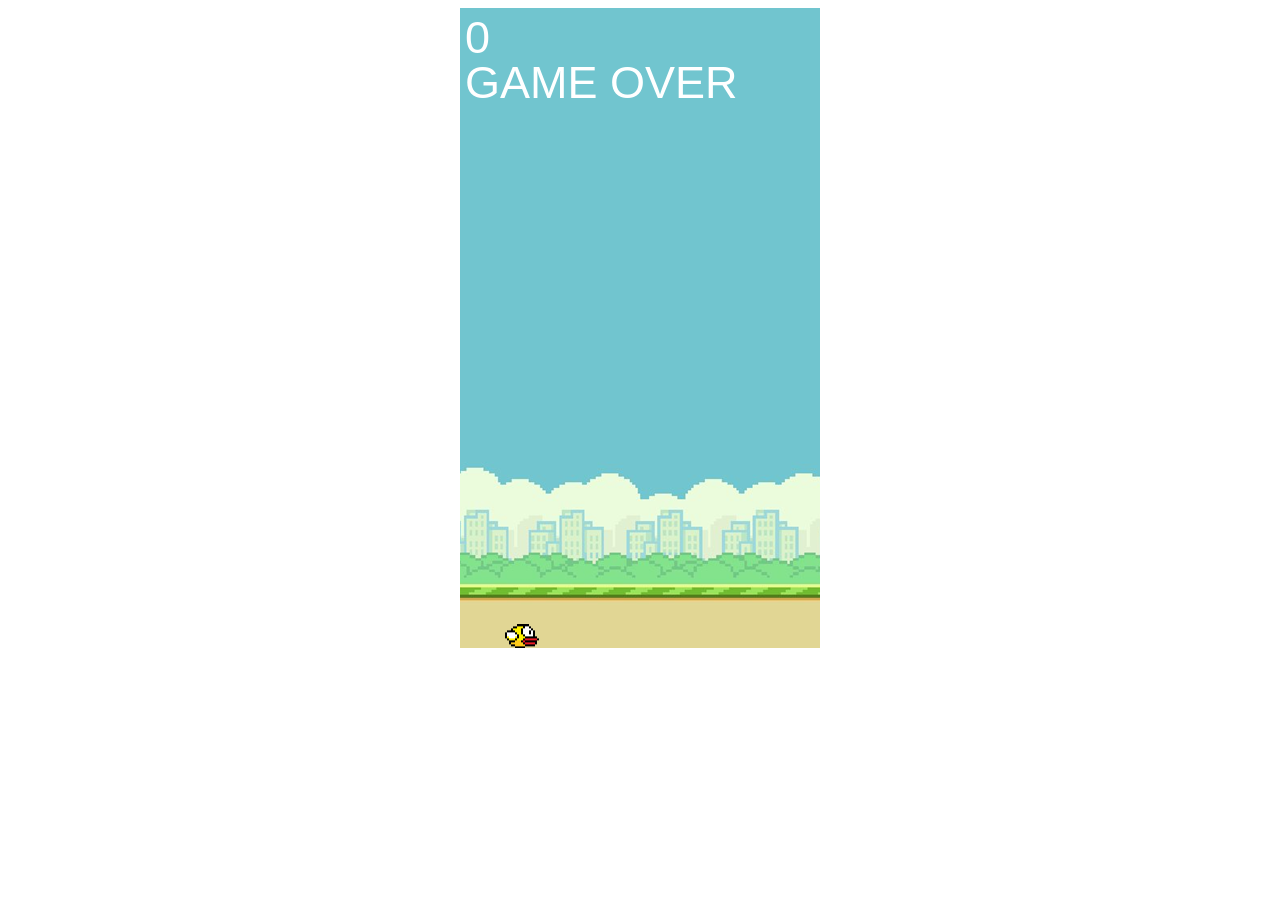
<file: GAME_FLUPPY/index.html>
<!DOCTYPE html>
<html>
    <head>
        <meta charset="UTF-8">
        <meta name="viewport" content="width=device-width, initial-scale=1.0">
        <title>Flappy Bird</title>
        <link rel="stylesheet" href="style.css">
        <script src="script.js"></script>
    </head>
    <body>
        <canvas id="board"></canvas>
    </body>
</html>
</file>
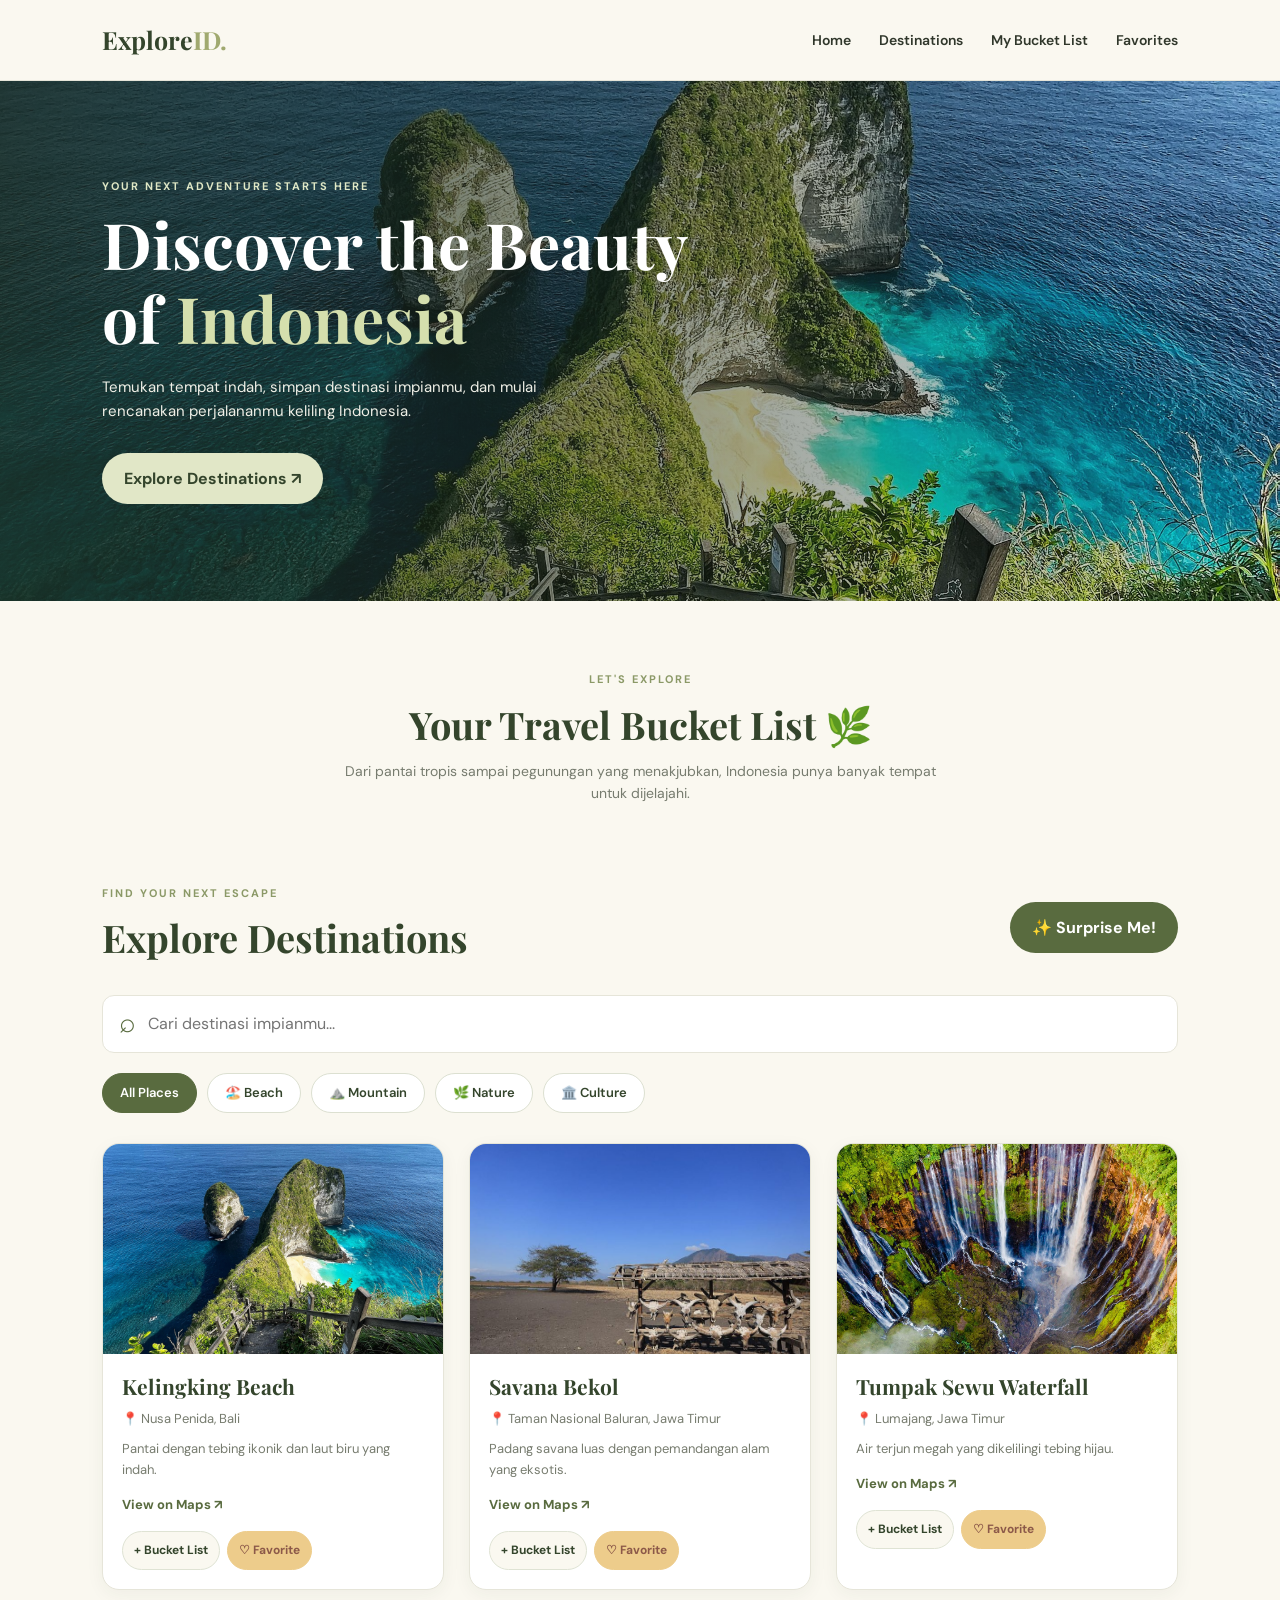
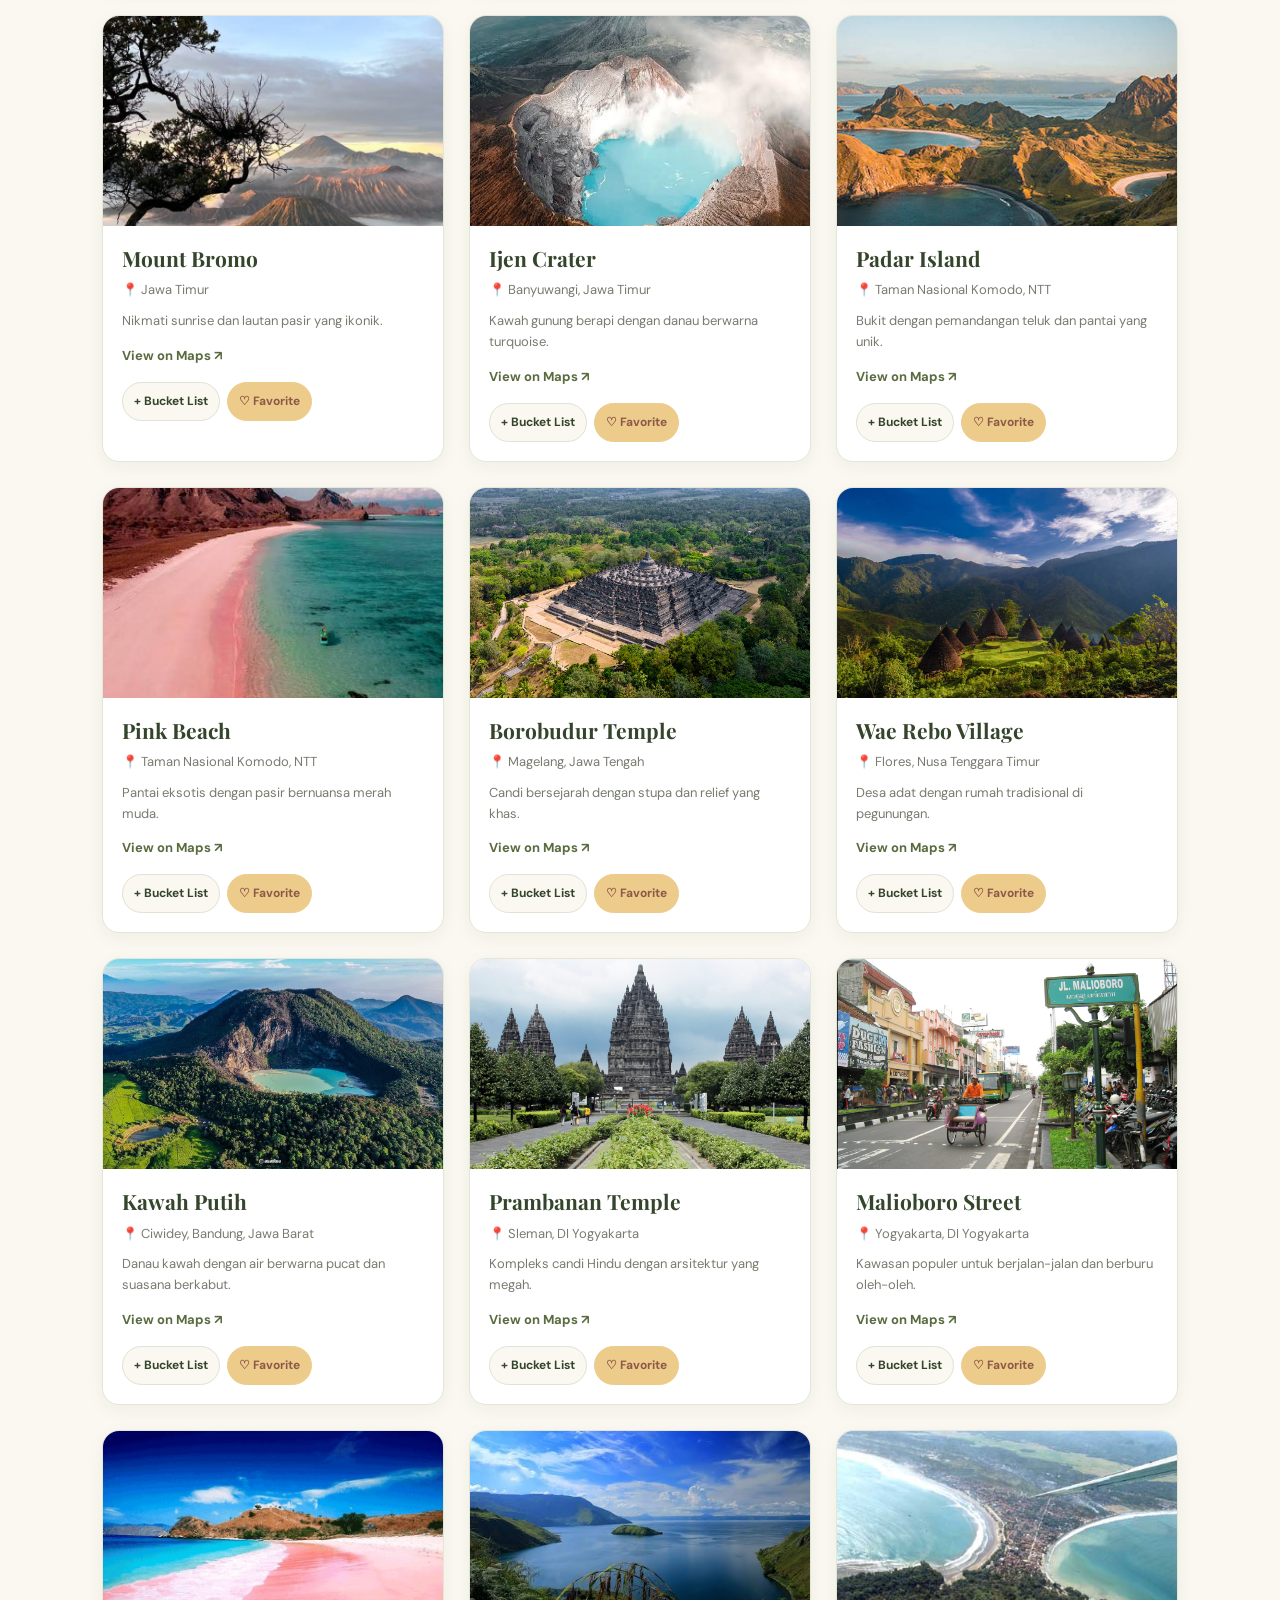
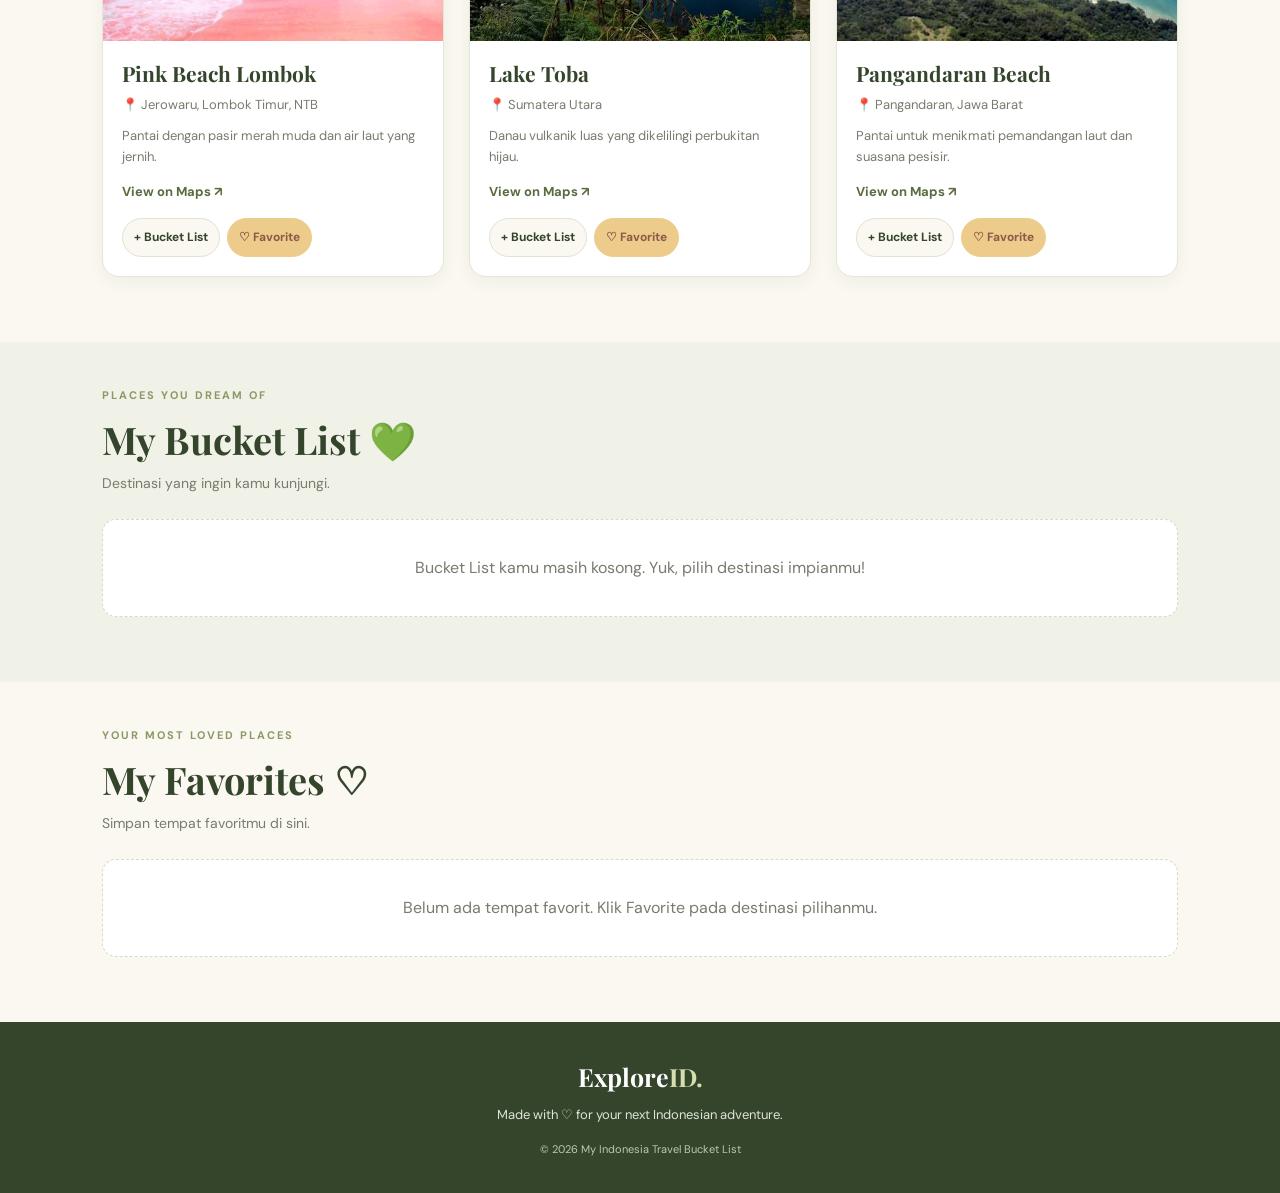
<file: my-indonesia-travel/index.html>
<!DOCTYPE html>
<html lang="id">
<head>
    <meta charset="UTF-8">
    <meta name="viewport" content="width=device-width, initial-scale=1.0">
    <title>My Indonesia Travel Bucket List</title>
    <link rel="stylesheet" href="style.css">
</head>
<body>

    <header class="navbar">
        <a href="#home" class="logo">Explore<span>ID.</span></a>

        <nav>
            <a href="#home">Home</a>
            <a href="#destinations">Destinations</a>
            <a href="#bucket">My Bucket List</a>
            <a href="#favorites">Favorites</a>
        </nav>
    </header>

    <main>
        <section class="hero" id="home">
            <div class="hero-content">
                <p class="eyebrow">YOUR NEXT ADVENTURE STARTS HERE</p>
                <h1>Discover the Beauty of <span>Indonesia</span></h1>
                <p class="hero-description">
                    Temukan tempat indah, simpan destinasi impianmu,
                    dan mulai rencanakan perjalananmu keliling Indonesia.
                </p>
                <a href="#destinations" class="main-button">
                    Explore Destinations ↗
                </a>
            </div>
        </section>

        <section class="intro">
            <p class="eyebrow">LET'S EXPLORE</p>
            <h2>Your Travel Bucket List 🌿</h2>
            <p>
                Dari pantai tropis sampai pegunungan yang menakjubkan,
                Indonesia punya banyak tempat untuk dijelajahi.
            </p>
        </section>

        <section class="destinations-section" id="destinations">
            <div class="section-heading">
                <div>
                    <p class="eyebrow">FIND YOUR NEXT ESCAPE</p>
                    <h2>Explore Destinations</h2>
                </div>
                <button id="surprise-btn" class="surprise-button">
                    ✨ Surprise Me!
                </button>
            </div>

            <p id="surprise-result" class="surprise-result"></p>

            <div class="search-box">
                <span>⌕</span>
                <input
                    type="text"
                    id="search"
                    placeholder="Cari destinasi impianmu..."
                >
            </div>

            <div class="categories">
                <button class="category active" data-category="All">All Places</button>
                <button class="category" data-category="Beach">🏖️ Beach</button>
                <button class="category" data-category="Mountain">⛰️ Mountain</button>
                <button class="category" data-category="Nature">🌿 Nature</button>
                <button class="category" data-category="Culture">🏛️ Culture</button>
            </div>

            <div id="destination-list" class="destination-grid"></div>
        </section>

        <section class="saved-section" id="bucket">
            <div class="section-heading">
                <div>
                    <p class="eyebrow">PLACES YOU DREAM OF</p>
                    <h2>My Bucket List 💚</h2>
                    <p>Destinasi yang ingin kamu kunjungi.</p>
                </div>
            </div>

            <div id="bucket-list" class="destination-grid"></div>
        </section>

        <section class="saved-section favorites-section" id="favorites">
            <div class="section-heading">
                <div>
                    <p class="eyebrow">YOUR MOST LOVED PLACES</p>
                    <h2>My Favorites ♡</h2>
                    <p>Simpan tempat favoritmu di sini.</p>
                </div>
            </div>

            <div id="favorite-list" class="destination-grid"></div>
        </section>
    </main>

    <footer>
        <a href="#home" class="logo">Explore<span>ID.</span></a>
        <p>Made with ♡ for your next Indonesian adventure.</p>
        <p class="footer-small">© 2026 My Indonesia Travel Bucket List</p>
    </footer>

    <script src="script.js"></script>
</body>
</html>
</file>
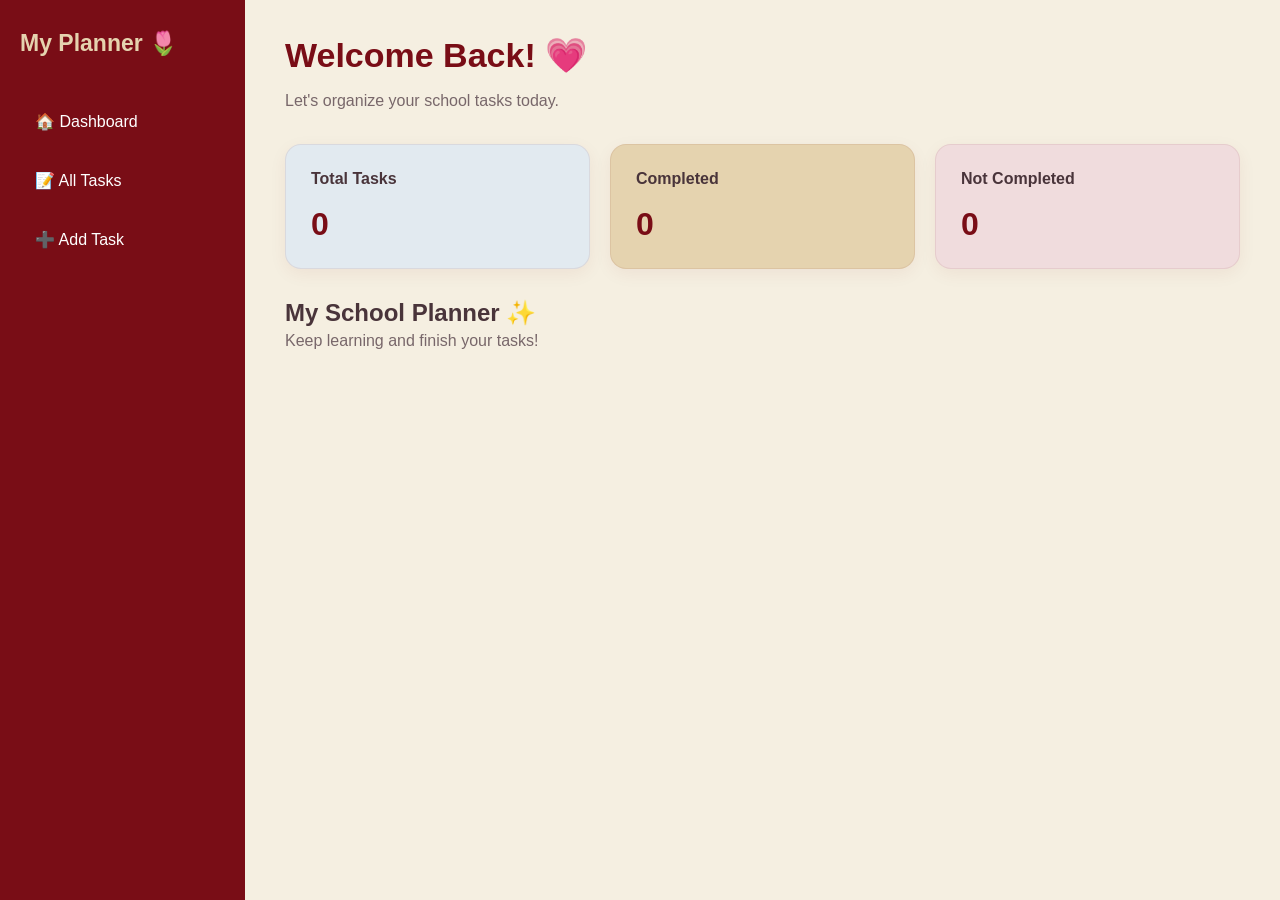
<file: my-school-planner/index.html>
<!DOCTYPE html>
<html lang="id">
<head>
    <meta charset="UTF-8">
    <meta name="viewport" content="width=device-width, initial-scale=1.0">
    <title>My School Planner</title>

    <link rel="stylesheet" href="style.css">
</head>
<body>

    <div class="sidebar">
        <h2>My Planner 🌷</h2>

        <a href="#" onclick="showPage('dashboard')">🏠 Dashboard</a>
        <a href="#" onclick="showPage('tasks')">📝 All Tasks</a>
        <a href="#" onclick="showPage('add')">➕ Add Task</a>
    </div>

    <div class="main">

        <section id="dashboard" class="page">
            <h1>Welcome Back! 💗</h1>
            <p>Let's organize your school tasks today.</p>

            <div class="cards">
                <div class="card blue">
                    <h3>Total Tasks</h3>
                    <h2 id="totalTasks">0</h2>
                </div>

                <div class="card green">
                    <h3>Completed</h3>
                    <h2 id="completedTasks">0</h2>
                </div>

                <div class="card pink">
                    <h3>Not Completed</h3>
                    <h2 id="pendingTasks">0</h2>
                </div>
            </div>

            <h2>My School Planner ✨</h2>
            <p>Keep learning and finish your tasks!</p>
        </section>

        <section id="tasks" class="page" hidden>
            <h1>All Tasks 📝</h1>
            <p>Klik tugas untuk menandai selesai.</p>
            <ul id="taskList"></ul>
        </section>

        <section id="add" class="page" hidden>
            <h1>Add New Task 🌸</h1>

            <form id="taskForm">
                <label>Nama Tugas</label>
                <input type="text" id="taskName"
                    placeholder="Contoh: Mengerjakan matematika" required>

                <label>Mata Pelajaran</label>
                <input type="text" id="subject"
                    placeholder="Contoh: Matematika" required>

                <label>Deadline</label>
                <input type="date" id="deadline" required>

                <button type="submit">Tambah Tugas +</button>
            </form>
        </section>

    </div>

    <script src="script.js"></script>
</body>
</html>
</file>
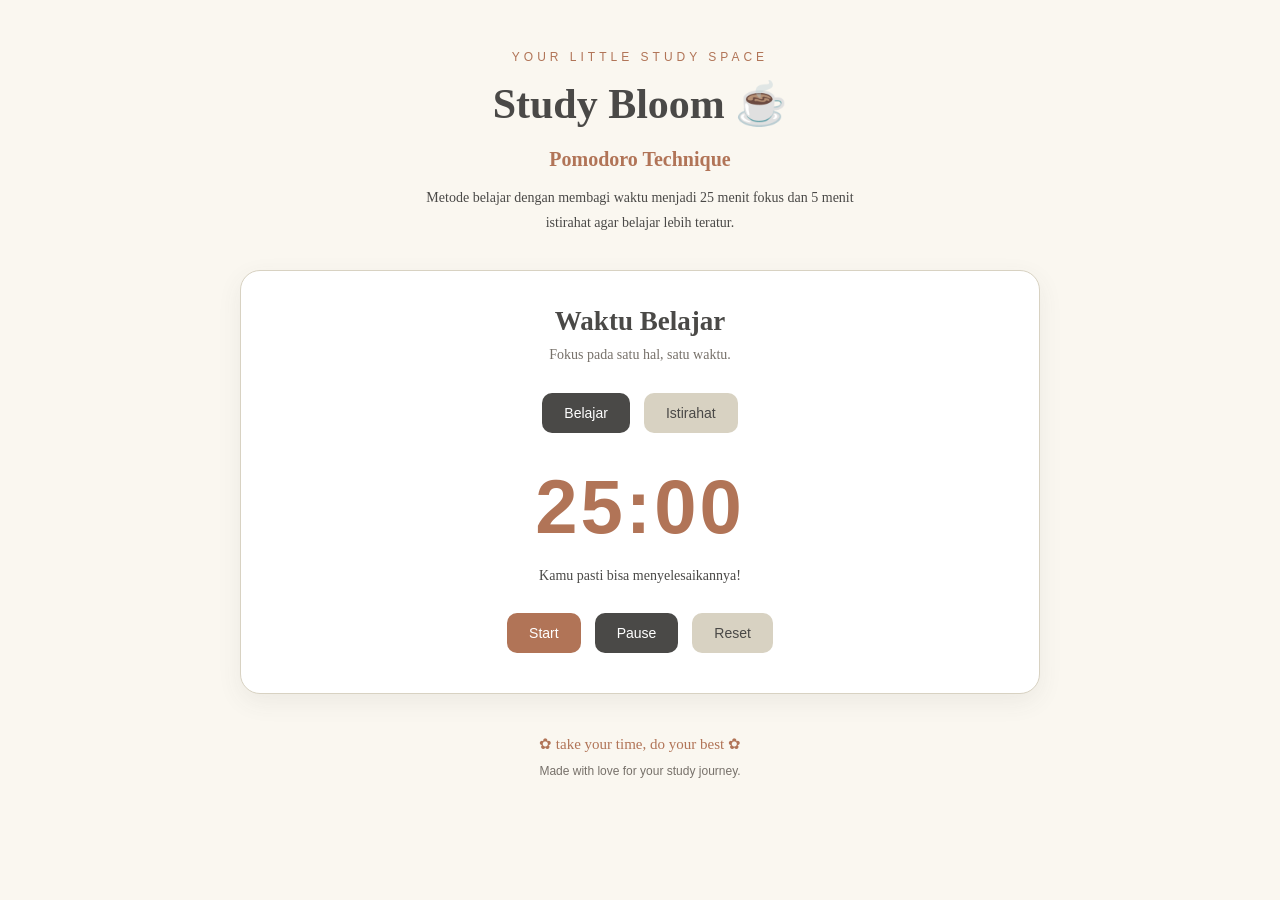
<file: Study Bloom/index.html>
<!DOCTYPE html>
<html lang="id">
<head>
    <meta charset="UTF-8">
    <meta name="viewport" content="width=device-width, initial-scale=1.0">

    <title>Study Bloom</title>

    <!-- Memanggil file CSS -->
    <link rel="stylesheet" href="style.css">
</head>
<body>

    <div class="container">

        <!-- Header website -->
        <header>
            <p class="subtitle">YOUR LITTLE STUDY SPACE</p>
            <h1>Study Bloom ☕</h1>
            
<p class="description">
    Pomodoro Technique
</p>

<p class="method-description">
    Metode belajar dengan membagi waktu menjadi 25 menit fokus
    dan 5 menit istirahat agar belajar lebih teratur.
</p>
        </header>

        <!-- Kartu timer -->
        <main class="timer-card">

            <h2 id="mode-title">Waktu Belajar</h2>

            <p class="timer-description">
                Fokus pada satu hal, satu waktu.
            </p>

            <!-- Pilihan mode timer -->
            <div class="mode-buttons">
                <button class="mode-btn active"
                    id="study-btn">
                    Belajar
                </button>

                <button class="mode-btn"
                    id="break-btn">
                    Istirahat
                </button>
            </div>

            <!-- Angka timer -->
            <div id="timer">25:00</div>

            <p id="message">
                Kamu pasti bisa menyelesaikannya!
            </p>

            <!-- Tombol kontrol timer -->
            <div class="timer-buttons">
                <button id="start-btn">Start</button>
                <button id="pause-btn">Pause</button>
                <button id="reset-btn" class="reset-btn">
                    Reset
                </button>
            </div>

        </main>

        <!-- Kata-kata motivasi -->
        <footer>
            <p>✿ take your time, do your best ✿</p>
            <p class="footer-small">
                Made with love for your study journey.
            </p>
        </footer>

    </div>

    <!-- Memanggil file JavaScript -->
    <script src="script.js"></script>

</body>
</html>
</file>
<file: GAME_FLUPPY/style.css>
body {
    font-family: 'Courier New', Courier, monospace;
    text-align: center;
}
#board {
    background-image: url("Img/flappybirdbg.png");
}
</file>
<file: my-indonesia-travel/style.css>
@import url('https://fonts.googleapis.com/css2?family=DM+Sans:wght@400;500;600;700&family=Playfair+Display:wght@500;600;700&display=swap');

:root {
    --olive: #596b3f;
    --dark-olive: #34452c;
    --light-olive: #e8eddf;
    --cream: #faf8f0;
    --white: #ffffff;
    --text: #30372b;
    --muted: #777c6f;
    --border: #e6e5d9;
}

* {
    margin: 0;
    padding: 0;
    box-sizing: border-box;
    scroll-behavior: smooth;
}

body {
    font-family: 'DM Sans', sans-serif;
    background: var(--cream);
    color: var(--text);
    line-height: 1.6;
}

a {
    text-decoration: none;
    color: inherit;
}

button,
input {
    font: inherit;
}

button {
    cursor: pointer;
}

.navbar {
    display: flex;
    justify-content: space-between;
    align-items: center;
    padding: 20px 8%;
    background: var(--cream);
    position: sticky;
    top: 0;
    z-index: 10;
    border-bottom: 1px solid var(--border);
}

.logo {
    font-family: 'Playfair Display', serif;
    font-size: 25px;
    font-weight: 700;
    color: var(--dark-olive);
}

.logo span {
    color: #a0a96f;
}

.navbar nav {
    display: flex;
    gap: 28px;
}

.navbar nav a {
    font-size: 14px;
    font-weight: 600;
    transition: color 0.2s;
}

.navbar nav a:hover {
    color: var(--olive);
}

.hero {
    min-height: 520px;
    display: flex;
    align-items: center;
    padding: 70px 8%;
    color: white;
    background:
        linear-gradient(90deg, rgba(28, 43, 27, 0.83), rgba(28, 43, 27, 0.12)),
        url("kelingking.jpg") center 48% / cover no-repeat;
}

.hero-content {
    max-width: 650px;
}

.eyebrow {
    color: #8b9967;
    font-size: 11px;
    font-weight: 700;
    letter-spacing: 2px;
    margin-bottom: 12px;
}

.hero .eyebrow {
    color: #e0e8c6;
}

.hero h1 {
    font-family: 'Playfair Display', serif;
    font-size: clamp(38px, 5vw, 65px);
    line-height: 1.15;
    margin-bottom: 20px;
}

.hero h1 span {
    color: #d5dfad;
}

.hero-description {
    max-width: 520px;
    color: #f0f0e7;
    margin-bottom: 30px;
    font-size: 15px;
}

.main-button,
.surprise-button {
    display: inline-block;
    border: none;
    border-radius: 30px;
    padding: 13px 22px;
    font-weight: 700;
    transition: 0.2s;
}

.main-button {
    background: #e1e7c7;
    color: var(--dark-olive);
}

.main-button:hover {
    background: white;
    transform: translateY(-2px);
}

.intro {
    text-align: center;
    padding: 70px 20px 35px;
}

.intro h2,
.section-heading h2 {
    font-family: 'Playfair Display', serif;
    font-size: clamp(27px, 3vw, 38px);
    color: var(--dark-olive);
    line-height: 1.25;
    margin-bottom: 12px;
}

.intro > p:last-child {
    max-width: 600px;
    margin: 0 auto;
    color: var(--muted);
    font-size: 14px;
}

.destinations-section,
.saved-section {
    padding: 45px 8% 65px;
}

.section-heading {
    display: flex;
    justify-content: space-between;
    align-items: center;
    gap: 20px;
    margin-bottom: 25px;
}

.section-heading h2 {
    margin-bottom: 8px;
}

.section-heading > div > p:last-child {
    color: var(--muted);
    font-size: 14px;
}

.surprise-button {
    color: white;
    background: var(--olive);
    white-space: nowrap;
}

.surprise-button:hover {
    background: var(--dark-olive);
}

.surprise-result {
    color: var(--dark-olive);
    background: var(--light-olive);
    border-radius: 12px;
    padding: 12px 16px;
    margin-bottom: 18px;
    display: none;
}

.search-box {
    display: flex;
    align-items: center;
    gap: 12px;
    background: white;
    border: 1px solid var(--border);
    border-radius: 12px;
    padding: 0 16px;
    margin-bottom: 20px;
}

.search-box span {
    color: var(--olive);
    font-size: 28px;
}

.search-box input {
    width: 100%;
    border: none;
    outline: none;
    padding: 15px 0;
    background: transparent;
    color: var(--text);
}

.categories {
    display: flex;
    flex-wrap: wrap;
    gap: 10px;
    margin-bottom: 30px;
}

.category {
    border: 1px solid #dce0d1;
    background: white;
    color: var(--dark-olive);
    padding: 9px 17px;
    border-radius: 25px;
    font-size: 13px;
    font-weight: 600;
    transition: 0.2s;
}

.category:hover,
.category.active {
    background: var(--olive);
    color: white;
    border-color: var(--olive);
}

.destination-grid {
    display: grid;
    grid-template-columns: repeat(3, minmax(0, 1fr));
    gap: 25px;
}

.card {
    min-width: 0;
    background: white;
    border: 1px solid var(--border);
    border-radius: 17px;
    overflow: hidden;
    box-shadow: 0 5px 18px rgba(45, 58, 33, 0.05);
    transition: transform 0.25s, box-shadow 0.25s;
}

.card:hover {
    transform: translateY(-5px);
    box-shadow: 0 12px 25px rgba(45, 58, 33, 0.12);
}

.card img {
    display: block;
    width: 100%;
    height: 210px;
    object-fit: cover;
    background: var(--light-olive);
}

.card-content {
    padding: 19px;
}

.card-content h3 {
    font-family: 'Playfair Display', serif;
    color: var(--dark-olive);
    font-size: 21px;
    line-height: 1.3;
    margin-bottom: 8px;
}

.card-content p {
    color: var(--muted);
    font-size: 13px;
    margin-bottom: 10px;
}

/* Lokasi dapat diklik menuju Google Maps */
.location-link {
    color: inherit;
    text-decoration: none;
    cursor: pointer;
    border-bottom: 1px dashed transparent;
    transition: color 0.2s;
}

.location-link:hover {
    color: var(--olive);
    border-bottom-color: var(--olive);
}

.card-content .maps-button {
    display: inline-block;
    color: var(--olive);
    font-size: 13px;
    font-weight: 700;
    margin: 2px 0 15px;
}

.card-content .maps-button:hover {
    text-decoration: underline;
}

.card-actions {
    display: flex;
    flex-wrap: wrap;
    gap: 7px;
}

.card-content button {
    border: 1px solid #dfe3d4;
    background: var(--cream);
    color: var(--dark-olive);
    padding: 9px 11px;
    border-radius: 25px;
    font-size: 12px;
    font-weight: 700;
    transition: 0.2s;
}

.card-content button:hover {
    background: var(--light-olive);
}

.card-content button.favorite {
    color: #8c5949;
    background: #edcc8b;
    border-color: #edcc8b;
}

.saved-section {
    background: #f0f1e7;
}

.favorites-section {
    background: var(--cream);
}

.empty-message {
    grid-column: 1 / -1;
    text-align: center;
    color: var(--muted);
    padding: 35px 15px;
    background: white;
    border: 1px dashed #d5dac9;
    border-radius: 14px;
}

footer {
    background: var(--dark-olive);
    color: #f8f7ef;
    padding: 35px 20px;
    text-align: center;
}

footer .logo {
    color: white;
}

footer .logo span {
    color: #d5dfad;
}

footer p {
    font-size: 13px;
    margin-top: 8px;
    color: #e0e4d7;
}

footer .footer-small {
    color: #bfc8b2;
    font-size: 11px;
    margin-top: 15px;
}

@media (max-width: 950px) {
    .destination-grid {
        grid-template-columns: repeat(2, minmax(0, 1fr));
    }

    .navbar {
        padding: 18px 5%;
    }

    .navbar nav {
        gap: 15px;
    }

    .destinations-section,
    .saved-section {
        padding-left: 5%;
        padding-right: 5%;
    }
}

@media (max-width: 600px) {
    .navbar {
        flex-direction: column;
        gap: 12px;
    }

    .navbar nav {
        flex-wrap: wrap;
        justify-content: center;
        gap: 10px 16px;
    }

    .navbar nav a {
        font-size: 12px;
    }

    .hero {
        min-height: 470px;
        padding: 55px 7%;
    }

    .section-heading {
        align-items: flex-start;
        flex-direction: column;
    }

    .destination-grid {
        grid-template-columns: 1fr;
    }

    .card img {
        height: 230px;
    }

    .intro {
        padding-top: 50px;
    }
}

.location-link {
    color: inherit;
    text-decoration: none;
    cursor: pointer;
}

.location-link:hover {
    color: #596b3f;
    text-decoration: underline;
}
</file>
<file: my-school-planner/style.css>
/* =========================
   1. WARNA DAN PENGATURAN DASAR
========================= */

:root {
    --maroon: #790D16;
    --cream: #E5D3AF;
    --ivory: #F5EFE1;
    --blue: #AEC4D4;
    --white: #FFFFFF;
    --text: #49343A;
}

* {
    margin: 0;
    padding: 0;
    box-sizing: border-box;
}

body {
    font-family: Arial, sans-serif;
    background: var(--ivory);
    color: var(--text);
    min-height: 100vh;
}

/* Jangan tampilkan halaman yang sedang disembunyikan */
.page[hidden] {
    display: none !important;
}


/* =========================
   2. SIDEBAR
========================= */

.sidebar {
    width: 245px;
    min-height: 100vh;
    background: var(--maroon);
    color: var(--white);
    padding: 30px 20px;
    position: fixed;
    top: 0;
    left: 0;
}

.sidebar h2 {
    font-size: 23px;
    margin-bottom: 40px;
    color: var(--cream);
}

.sidebar a {
    display: block;
    text-decoration: none;
    color: var(--white);
    padding: 15px;
    margin-bottom: 10px;
    border-radius: 10px;
    transition: 0.3s;
}

.sidebar a:hover {
    background: rgba(229, 211, 175, 0.2);
    color: var(--cream);
    transform: translateX(4px);
}


/* =========================
   3. BAGIAN UTAMA
========================= */

.main {
    margin-left: 245px;
    padding: 35px 40px;
    min-height: 100vh;
}

.page h1 {
    color: var(--maroon);
    font-size: 34px;
    margin-bottom: 12px;
}

.page > p {
    color: #78676A;
    line-height: 1.7;
    margin-bottom: 25px;
}


/* =========================
   4. DASHBOARD
========================= */

.cards {
    display: grid;
    grid-template-columns: repeat(3, 1fr);
    gap: 20px;
    margin: 30px 0;
}

.card {
    padding: 25px;
    border-radius: 16px;
    background: var(--white);
    box-shadow: 0 5px 18px rgba(121, 13, 22, 0.06);
    border: 1px solid rgba(121, 13, 22, 0.08);
}

.card h3 {
    font-size: 16px;
    margin-bottom: 18px;
}

.card h2 {
    font-size: 32px;
    color: var(--maroon);
}

.card.blue {
    background: #E2EAF0;
}

.card.green {
    background: var(--cream);
}

.card.pink {
    background: #F0DCDD;
}


/* =========================
   5. HALAMAN TAMBAH TUGAS
========================= */

#add {
    width: 100%;
    max-width: 900px;
    margin: 0 auto;
}

/* Judul tepat di atas form */
#add h1 {
    max-width: 750px;
    margin: 0 auto 30px;
    font-size: 38px;
}

/* Kotak form berada di tengah */
#taskForm {
    width: 100%;
    max-width: 750px;
    margin: 0 auto;
    padding: 40px;
    background: var(--white);
    border-radius: 24px;
    box-shadow: 0 8px 30px rgba(121, 13, 22, 0.07);
    border: 1px solid rgba(229, 211, 175, 0.7);
}

/* Label input */
#taskForm label {
    display: block;
    font-size: 18px;
    margin-bottom: 10px;
    margin-top: 22px;
    color: var(--maroon);
    font-weight: 600;
}

#taskForm label:first-child {
    margin-top: 0;
}

/* Kotak pengisian */
#taskForm input {
    width: 100%;
    padding: 16px 18px;
    font-family: inherit;
    font-size: 16px;
    color: var(--text);
    background: #FFFEFC;
    border: 1px solid #DED6CC;
    border-radius: 12px;
    outline: none;
    transition: 0.25s;
}

/* Efek saat kotak diklik */
#taskForm input:focus {
    border-color: var(--maroon);
    box-shadow: 0 0 0 4px rgba(121, 13, 22, 0.08);
}

#taskForm input::placeholder {
    color: #A59A94;
}

/* Tombol tambah tugas */
#taskForm button {
    display: block;
    width: 100%;
    margin-top: 30px;
    padding: 17px;
    border: none;
    border-radius: 12px;
    background: var(--maroon);
    color: var(--white);
    font-family: inherit;
    font-size: 17px;
    font-weight: 600;
    cursor: pointer;
    transition: 0.3s;
}

#taskForm button:hover {
    background: #5D0910;
    transform: translateY(-2px);
    box-shadow: 0 6px 15px rgba(121, 13, 22, 0.2);
}


/* =========================
   6. DAFTAR TUGAS
========================= */

#taskList {
    list-style: none;
    padding: 0;
    margin-top: 25px;
}

#taskList li {
    background: var(--white);
    border-left: 5px solid var(--maroon);
    padding: 20px;
    margin-bottom: 15px;
    border-radius: 10px;
    box-shadow: 0 4px 12px rgba(121, 13, 22, 0.05);
    cursor: pointer;
    line-height: 1.7;
}

#taskList li:hover {
    background: #FBF7EF;
}

#taskList li.completed {
    background: #E2EAF0;
    opacity: 0.75;
    text-decoration: line-through;
    color: #78676A;
}


/* =========================
   7. TAMPILAN HP
========================= */

@media (max-width: 900px) {
    .sidebar {
        width: 200px;
        padding: 25px 15px;
    }

    .main {
        margin-left: 200px;
        padding: 30px 22px;
    }

    .cards {
        grid-template-columns: 1fr;
    }

    #taskForm {
        padding: 30px;
    }

    #add h1 {
        font-size: 30px;
    }
}

@media (max-width: 600px) {
    .sidebar {
        position: relative;
        width: 100%;
        min-height: auto;
        padding: 20px;
    }

    .sidebar h2 {
        margin-bottom: 15px;
    }

    .sidebar a {
        display: inline-block;
        margin: 3px;
        padding: 10px;
        font-size: 13px;
    }

    .main {
        margin-left: 0;
        padding: 25px 16px;
    }

    .page h1 {
        font-size: 28px;
    }

    #add h1 {
        font-size: 28px;
        margin-bottom: 22px;
    }

    #taskForm {
        padding: 24px 20px;
        border-radius: 18px;
    }

    #taskForm label {
        font-size: 16px;
    }

    #taskForm input {
        padding: 14px;
        font-size: 15px;
    }
}
</file>
<file: Study Bloom/style.css>
/* 1. PALET WARNA */
:root {
    --cream: #FAF7F0;
    --beige: #D8D2C2;
    --terracotta: #B17457;
    --charcoal: #4A4947;
}

/* 2. PENGATURAN DASAR */
* {
    margin: 0;
    padding: 0;
    box-sizing: border-box;
}

body {
    font-family: Georgia, serif;
    background-color: var(--cream);
    color: var(--charcoal);
    min-height: 100vh;
}

/* 3. CONTAINER UTAMA */
.container {
    width: 90%;
    max-width: 800px;
    margin: auto;
    padding: 50px 0;
    text-align: center;
}

/* 4. HEADER WEBSITE */
.subtitle {
    font-family: Arial, sans-serif;
    font-size: 12px;
    letter-spacing: 4px;
    color: var(--terracotta);
    margin-bottom: 15px;
}

h1 {
    font-size: 42px;
    margin-bottom: 15px;
}

.description {
    font-size: 16px;
    line-height: 1.6;
}

/* 5. KARTU TIMER */
.timer-card {
    background-color: white;
    border: 1px solid var(--beige);
    border-radius: 20px;
    padding: 35px 20px;
    margin-top: 35px;
    box-shadow: 0 8px 25px rgba(74, 73, 71, 0.08);
}

h2 {
    font-size: 27px;
    margin-bottom: 10px;
}

.timer-description {
    font-size: 14px;
    color: #77716A;
}

/* 6. TOMBOL MODE */
.mode-buttons {
    margin-top: 25px;
}

button {
    font-family: Arial, sans-serif;
    font-size: 14px;
    border: none;
    border-radius: 10px;
    padding: 12px 22px;
    margin: 5px;
    cursor: pointer;
    transition: 0.3s;
}

.mode-btn {
    background-color: var(--beige);
    color: var(--charcoal);
}

.mode-btn.active {
    background-color: var(--charcoal);
    color: white;
}

/* 7. ANGKA TIMER */
#timer {
    font-family: Arial, sans-serif;
    font-size: 76px;
    font-weight: bold;
    letter-spacing: 3px;
    color: var(--terracotta);
    margin: 25px 0 15px;
}

/* 8. PESAN TIMER */
#message {
    font-size: 14px;
    line-height: 1.6;
    margin-bottom: 20px;
}

/* 9. TOMBOL START, PAUSE, RESET */
#start-btn {
    background-color: var(--terracotta);
    color: white;
}

#pause-btn {
    background-color: var(--charcoal);
    color: white;
}

.reset-btn {
    background-color: var(--beige);
    color: var(--charcoal);
}

/* Efek saat tombol disentuh */
button:hover {
    transform: translateY(-2px);
    opacity: 0.85;
}

/* 10. FOOTER */
footer {
    margin-top: 35px;
    line-height: 2;
}

footer p:first-child {
    color: var(--terracotta);
    font-size: 15px;
}

.footer-small {
    font-family: Arial, sans-serif;
    font-size: 12px;
    color: #77716A;
}

/* 11. TAMPILAN HP */
@media (max-width: 600px) {
    .container {
        width: 92%;
        padding-top: 35px;
    }

    h1 {
        font-size: 32px;
    }

    h2 {
        font-size: 23px;
    }

    #timer {
        font-size: 55px;
    }

    .timer-card {
        padding: 28px 12px;
    }

    button {
        padding: 11px 16px;
    }
}



.description {
    font-size: 20px;
    font-weight: bold;
    color: var(--terracotta);
    margin-bottom: 10px;
}

.method-description {
    max-width: 450px;
    margin: 0 auto;
    font-size: 14px;
    line-height: 1.8;
    color: var(--charcoal);
}
</file>
